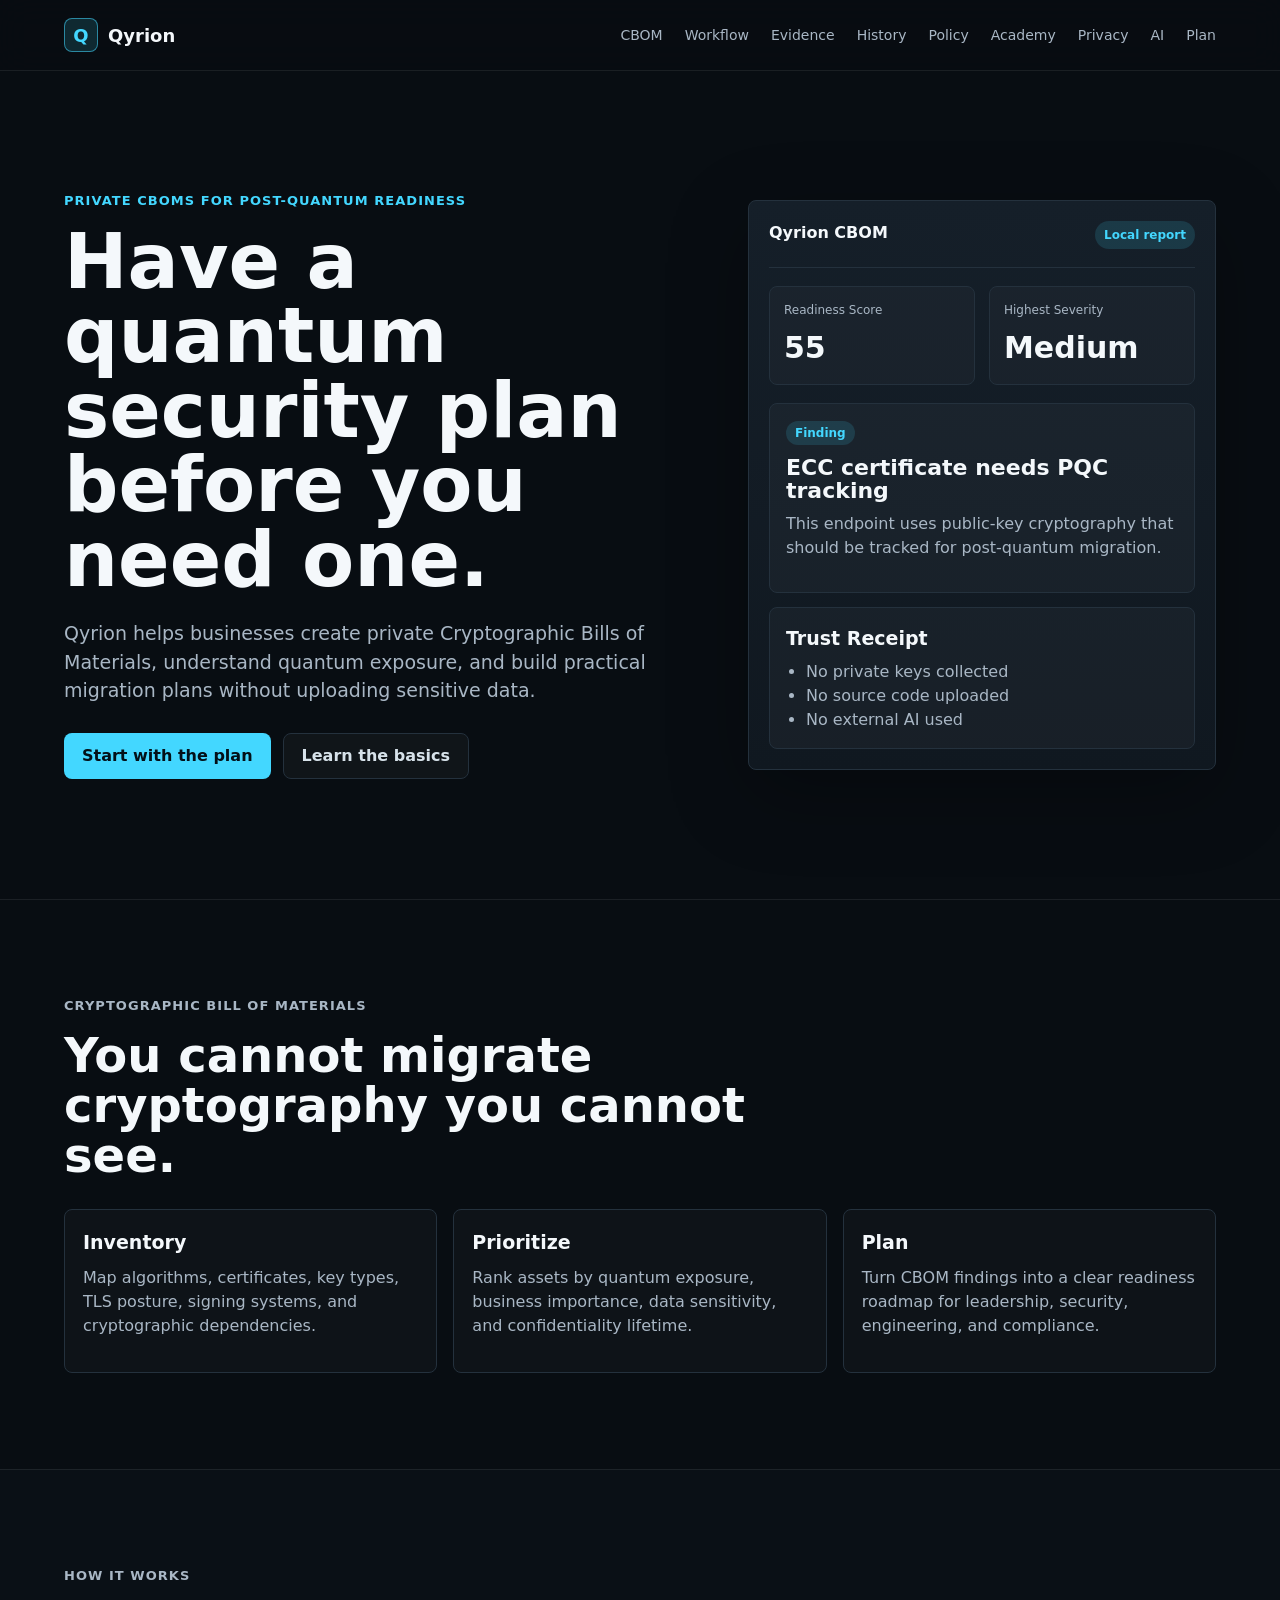
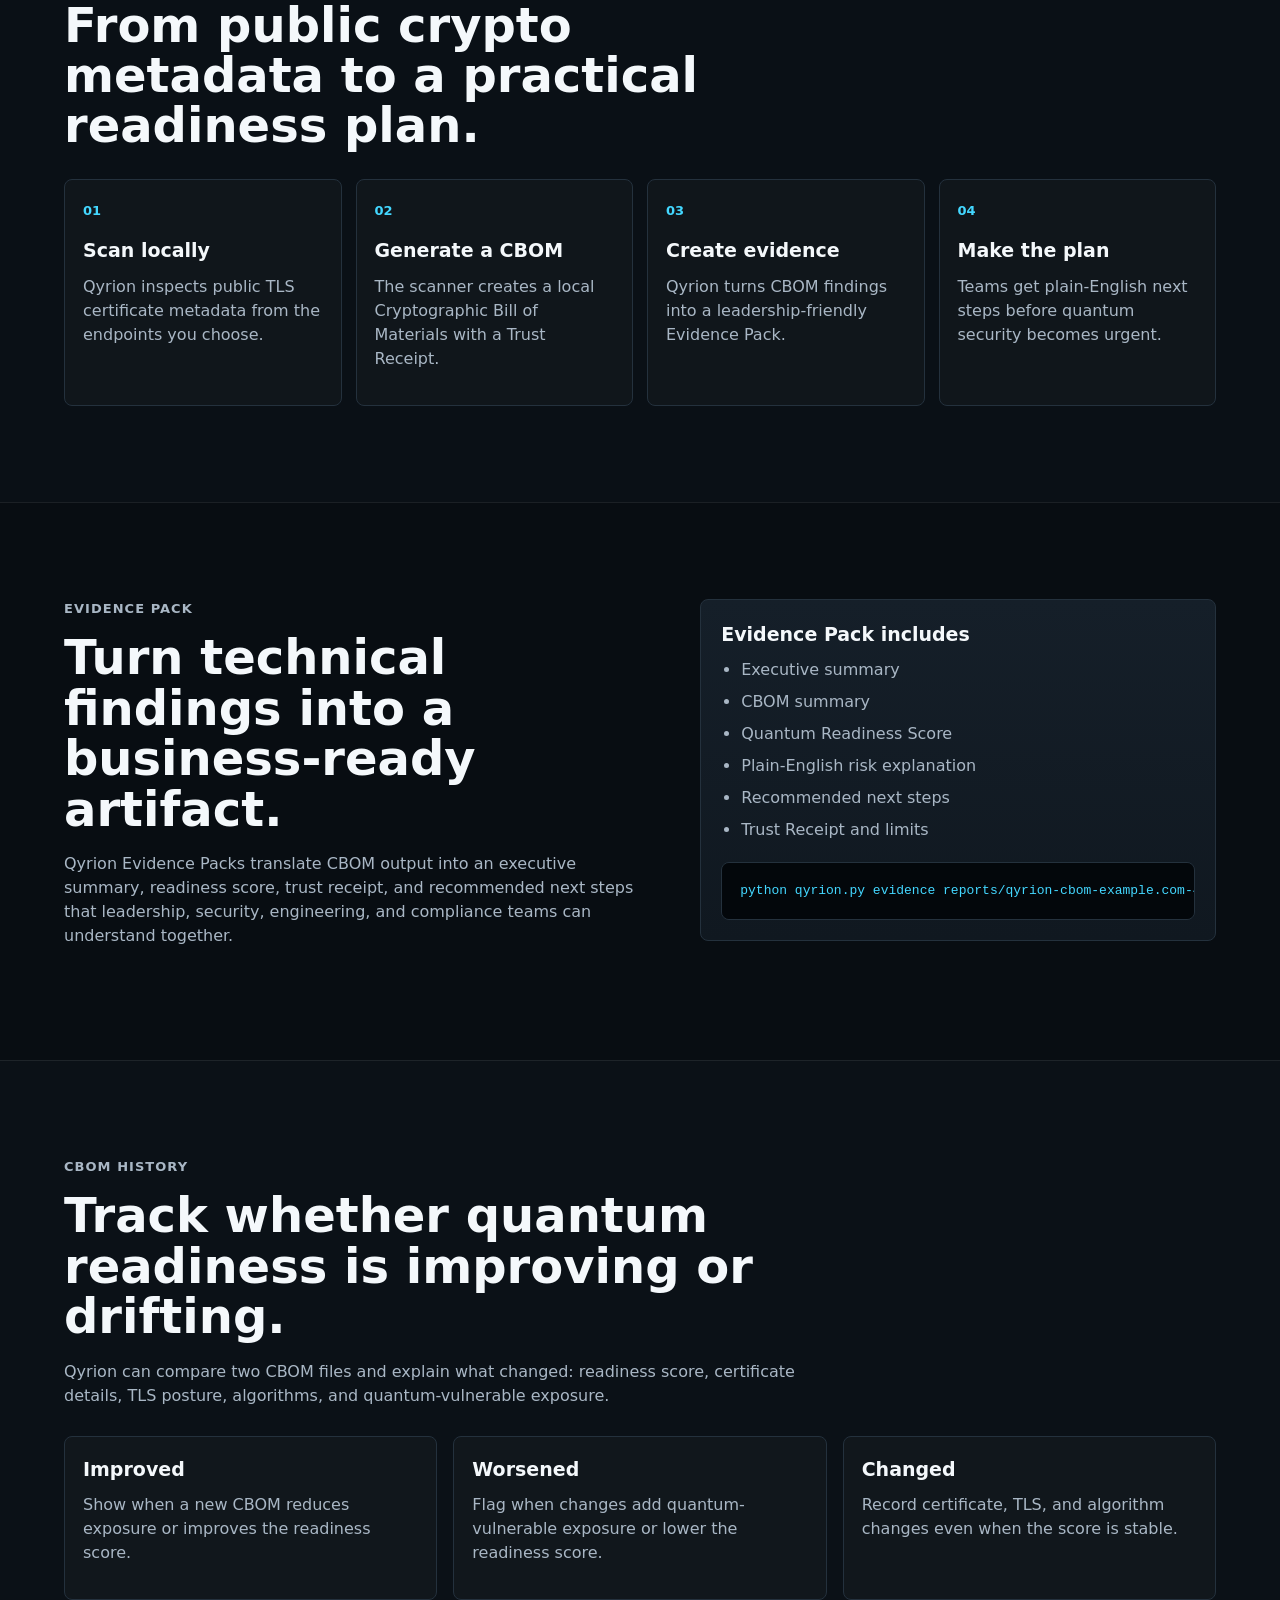
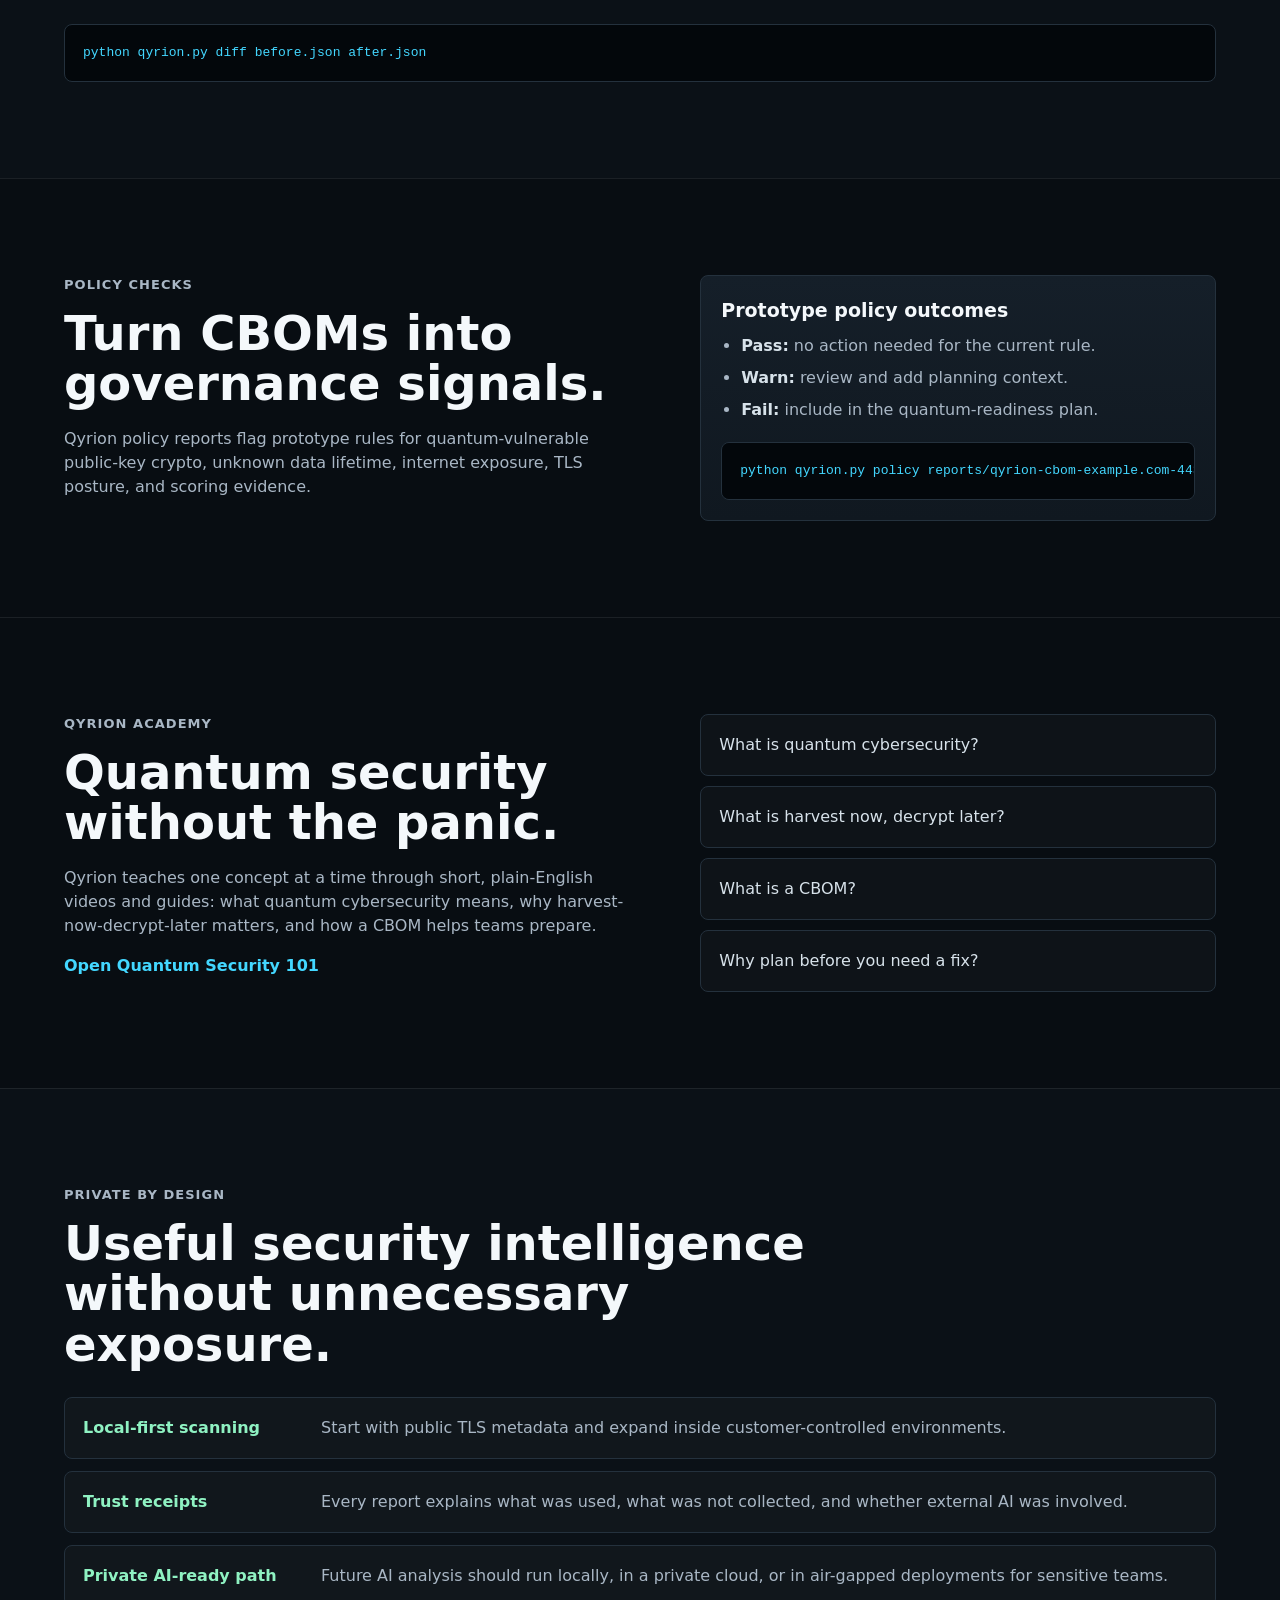
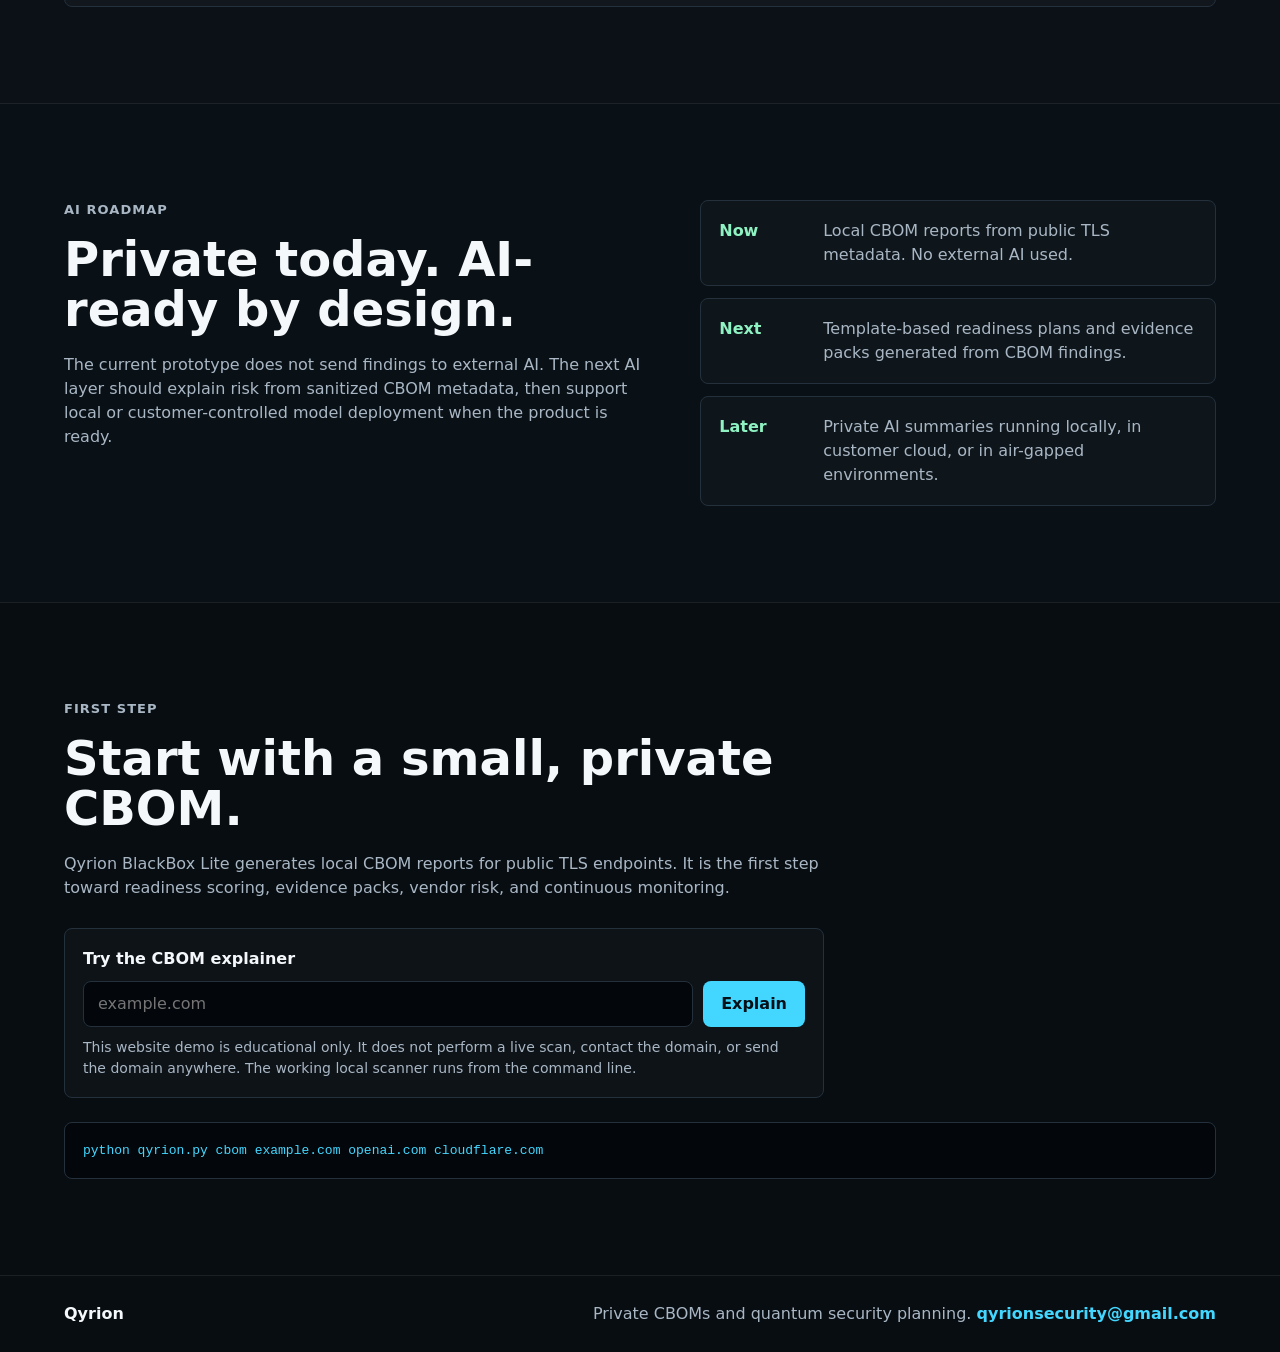
<file: website/index.html>
<!doctype html>
<html lang="en">
  <head>
    <meta charset="utf-8" />
    <meta name="viewport" content="width=device-width, initial-scale=1" />
    <title>Qyrion | Quantum Security Planning Before You Need It</title>
    <meta
      name="description"
      content="Qyrion creates private Cryptographic Bills of Materials and post-quantum readiness plans without exposing sensitive data to external AI."
    />
    <link rel="stylesheet" href="styles.css" />
  </head>
  <body>
    <header class="site-header">
      <a class="brand" href="#top" aria-label="Qyrion home">
        <span class="brand-mark">Q</span>
        <span>Qyrion</span>
      </a>
      <nav class="nav" aria-label="Primary navigation">
        <a href="#cbom">CBOM</a>
        <a href="#workflow">Workflow</a>
        <a href="#evidence">Evidence</a>
        <a href="#history">History</a>
        <a href="#policy">Policy</a>
        <a href="quantum-security-101.html">Academy</a>
        <a href="#privacy">Privacy</a>
        <a href="#ai-roadmap">AI</a>
        <a href="#plan">Plan</a>
      </nav>
    </header>

    <main id="top">
      <section class="hero">
        <div class="hero-copy">
          <p class="eyebrow">Private CBOMs for post-quantum readiness</p>
          <h1>Have a quantum security plan before you need one.</h1>
          <p class="hero-text">
            Qyrion helps businesses create private Cryptographic Bills of Materials, understand
            quantum exposure, and build practical migration plans without uploading sensitive data.
          </p>
          <div class="hero-actions">
            <a class="button primary" href="#plan">Start with the plan</a>
            <a class="button secondary" href="quantum-security-101.html">Learn the basics</a>
          </div>
        </div>

        <aside class="product-preview" aria-label="Qyrion CBOM report preview">
          <div class="preview-header">
            <span>Qyrion CBOM</span>
            <span class="status">Local report</span>
          </div>
          <div class="score-row">
            <div>
              <span class="label">Readiness Score</span>
              <strong>55</strong>
            </div>
            <div>
              <span class="label">Highest Severity</span>
              <strong>Medium</strong>
            </div>
          </div>
          <div class="finding">
            <span class="tag">Finding</span>
            <h2>ECC certificate needs PQC tracking</h2>
            <p>
              This endpoint uses public-key cryptography that should be tracked for post-quantum
              migration.
            </p>
          </div>
          <div class="receipt">
            <h3>Trust Receipt</h3>
            <ul>
              <li>No private keys collected</li>
              <li>No source code uploaded</li>
              <li>No external AI used</li>
            </ul>
          </div>
        </aside>
      </section>

      <section class="section" id="cbom">
        <div class="section-heading">
          <p class="eyebrow">Cryptographic Bill of Materials</p>
          <h2>You cannot migrate cryptography you cannot see.</h2>
        </div>
        <div class="feature-grid">
          <article>
            <h3>Inventory</h3>
            <p>Map algorithms, certificates, key types, TLS posture, signing systems, and cryptographic dependencies.</p>
          </article>
          <article>
            <h3>Prioritize</h3>
            <p>Rank assets by quantum exposure, business importance, data sensitivity, and confidentiality lifetime.</p>
          </article>
          <article>
            <h3>Plan</h3>
            <p>Turn CBOM findings into a clear readiness roadmap for leadership, security, engineering, and compliance.</p>
          </article>
        </div>
      </section>

      <section class="section workflow" id="workflow">
        <div class="section-heading">
          <p class="eyebrow">How it works</p>
          <h2>From public crypto metadata to a practical readiness plan.</h2>
        </div>
        <div class="workflow-steps">
          <article>
            <span>01</span>
            <h3>Scan locally</h3>
            <p>Qyrion inspects public TLS certificate metadata from the endpoints you choose.</p>
          </article>
          <article>
            <span>02</span>
            <h3>Generate a CBOM</h3>
            <p>The scanner creates a local Cryptographic Bill of Materials with a Trust Receipt.</p>
          </article>
          <article>
            <span>03</span>
            <h3>Create evidence</h3>
            <p>Qyrion turns CBOM findings into a leadership-friendly Evidence Pack.</p>
          </article>
          <article>
            <span>04</span>
            <h3>Make the plan</h3>
            <p>Teams get plain-English next steps before quantum security becomes urgent.</p>
          </article>
        </div>
      </section>

      <section class="split-section evidence" id="evidence">
        <div>
          <p class="eyebrow">Evidence Pack</p>
          <h2>Turn technical findings into a business-ready artifact.</h2>
          <p>
            Qyrion Evidence Packs translate CBOM output into an executive summary, readiness score,
            trust receipt, and recommended next steps that leadership, security, engineering, and
            compliance teams can understand together.
          </p>
        </div>
        <div class="evidence-card" aria-label="Evidence Pack contents">
          <h3>Evidence Pack includes</h3>
          <ul>
            <li>Executive summary</li>
            <li>CBOM summary</li>
            <li>Quantum Readiness Score</li>
            <li>Plain-English risk explanation</li>
            <li>Recommended next steps</li>
            <li>Trust Receipt and limits</li>
          </ul>
          <pre><code>python qyrion.py evidence reports/qyrion-cbom-example.com-443.json</code></pre>
        </div>
      </section>

      <section class="section history" id="history">
        <div class="section-heading">
          <p class="eyebrow">CBOM history</p>
          <h2>Track whether quantum readiness is improving or drifting.</h2>
          <p>
            Qyrion can compare two CBOM files and explain what changed: readiness score, certificate
            details, TLS posture, algorithms, and quantum-vulnerable exposure.
          </p>
        </div>
        <div class="history-grid">
          <article>
            <h3>Improved</h3>
            <p>Show when a new CBOM reduces exposure or improves the readiness score.</p>
          </article>
          <article>
            <h3>Worsened</h3>
            <p>Flag when changes add quantum-vulnerable exposure or lower the readiness score.</p>
          </article>
          <article>
            <h3>Changed</h3>
            <p>Record certificate, TLS, and algorithm changes even when the score is stable.</p>
          </article>
        </div>
        <pre><code>python qyrion.py diff before.json after.json</code></pre>
      </section>

      <section class="split-section policy-section" id="policy">
        <div>
          <p class="eyebrow">Policy checks</p>
          <h2>Turn CBOMs into governance signals.</h2>
          <p>
            Qyrion policy reports flag prototype rules for quantum-vulnerable public-key crypto,
            unknown data lifetime, internet exposure, TLS posture, and scoring evidence.
          </p>
        </div>
        <div class="policy-card">
          <h3>Prototype policy outcomes</h3>
          <ul>
            <li><strong>Pass:</strong> no action needed for the current rule.</li>
            <li><strong>Warn:</strong> review and add planning context.</li>
            <li><strong>Fail:</strong> include in the quantum-readiness plan.</li>
          </ul>
          <pre><code>python qyrion.py policy reports/qyrion-cbom-example.com-443.json</code></pre>
        </div>
      </section>

      <section class="split-section" id="academy">
        <div>
          <p class="eyebrow">Qyrion Academy</p>
          <h2>Quantum security without the panic.</h2>
          <p>
            Qyrion teaches one concept at a time through short, plain-English videos and guides:
            what quantum cybersecurity means, why harvest-now-decrypt-later matters, and how a
            CBOM helps teams prepare.
          </p>
          <a class="text-link" href="quantum-security-101.html">Open Quantum Security 101</a>
        </div>
        <div class="video-list" aria-label="Planned education videos">
          <span>What is quantum cybersecurity?</span>
          <span>What is harvest now, decrypt later?</span>
          <span>What is a CBOM?</span>
          <span>Why plan before you need a fix?</span>
        </div>
      </section>

      <section class="section privacy" id="privacy">
        <div class="section-heading">
          <p class="eyebrow">Private by design</p>
          <h2>Useful security intelligence without unnecessary exposure.</h2>
        </div>
        <div class="privacy-list">
          <div>
            <strong>Local-first scanning</strong>
            <span>Start with public TLS metadata and expand inside customer-controlled environments.</span>
          </div>
          <div>
            <strong>Trust receipts</strong>
            <span>Every report explains what was used, what was not collected, and whether external AI was involved.</span>
          </div>
          <div>
            <strong>Private AI-ready path</strong>
            <span>Future AI analysis should run locally, in a private cloud, or in air-gapped deployments for sensitive teams.</span>
          </div>
        </div>
      </section>

      <section class="split-section ai-roadmap" id="ai-roadmap">
        <div>
          <p class="eyebrow">AI roadmap</p>
          <h2>Private today. AI-ready by design.</h2>
          <p>
            The current prototype does not send findings to external AI. The next AI layer should
            explain risk from sanitized CBOM metadata, then support local or customer-controlled
            model deployment when the product is ready.
          </p>
        </div>
        <div class="privacy-list compact">
          <div>
            <strong>Now</strong>
            <span>Local CBOM reports from public TLS metadata. No external AI used.</span>
          </div>
          <div>
            <strong>Next</strong>
            <span>Template-based readiness plans and evidence packs generated from CBOM findings.</span>
          </div>
          <div>
            <strong>Later</strong>
            <span>Private AI summaries running locally, in customer cloud, or in air-gapped environments.</span>
          </div>
        </div>
      </section>

      <section class="section plan" id="plan">
        <div class="section-heading">
          <p class="eyebrow">First step</p>
          <h2>Start with a small, private CBOM.</h2>
          <p>
            Qyrion BlackBox Lite generates local CBOM reports for public TLS endpoints. It is the
            first step toward readiness scoring, evidence packs, vendor risk, and continuous monitoring.
          </p>
        </div>
        <form class="demo-form" id="cbom-demo-form">
          <label for="domain-input">Try the CBOM explainer</label>
          <div class="input-row">
            <input
              id="domain-input"
              name="domain"
              type="text"
              inputmode="url"
              autocomplete="off"
              placeholder="example.com"
              aria-describedby="demo-note"
            />
            <button type="submit">Explain</button>
          </div>
          <p id="demo-note">
            This website demo is educational only. It does not perform a live scan, contact the
            domain, or send the domain anywhere. The working local scanner runs from the command line.
          </p>
        </form>
        <div class="demo-result" id="demo-result" hidden>
          <div class="preview-header">
            <span id="result-domain">example.com</span>
            <span class="status">Educational preview</span>
          </div>
          <div class="score-row">
            <div>
              <span class="label">Readiness Score</span>
              <strong id="result-score">55</strong>
            </div>
            <div>
              <span class="label">Live Scan</span>
              <strong>No</strong>
            </div>
          </div>
          <p id="result-summary">
            A real Qyrion scan would inspect public TLS certificate metadata locally and generate a
            CBOM report. This browser preview only shows how Qyrion explains the result.
          </p>
          <div class="receipt">
            <h3>Trust Receipt</h3>
            <ul>
              <li>No live network request from this form</li>
              <li>No private keys, source code, or logs</li>
              <li>No external AI or third-party API used</li>
            </ul>
          </div>
        </div>
        <pre><code>python qyrion.py cbom example.com openai.com cloudflare.com</code></pre>
      </section>
    </main>

    <footer class="site-footer">
      <span>Qyrion</span>
      <span>
        Private CBOMs and quantum security planning.
        <a href="mailto:qyrionsecurity@gmail.com">qyrionsecurity@gmail.com</a>
      </span>
    </footer>
    <script src="script.js"></script>
  </body>
</html>
</file>
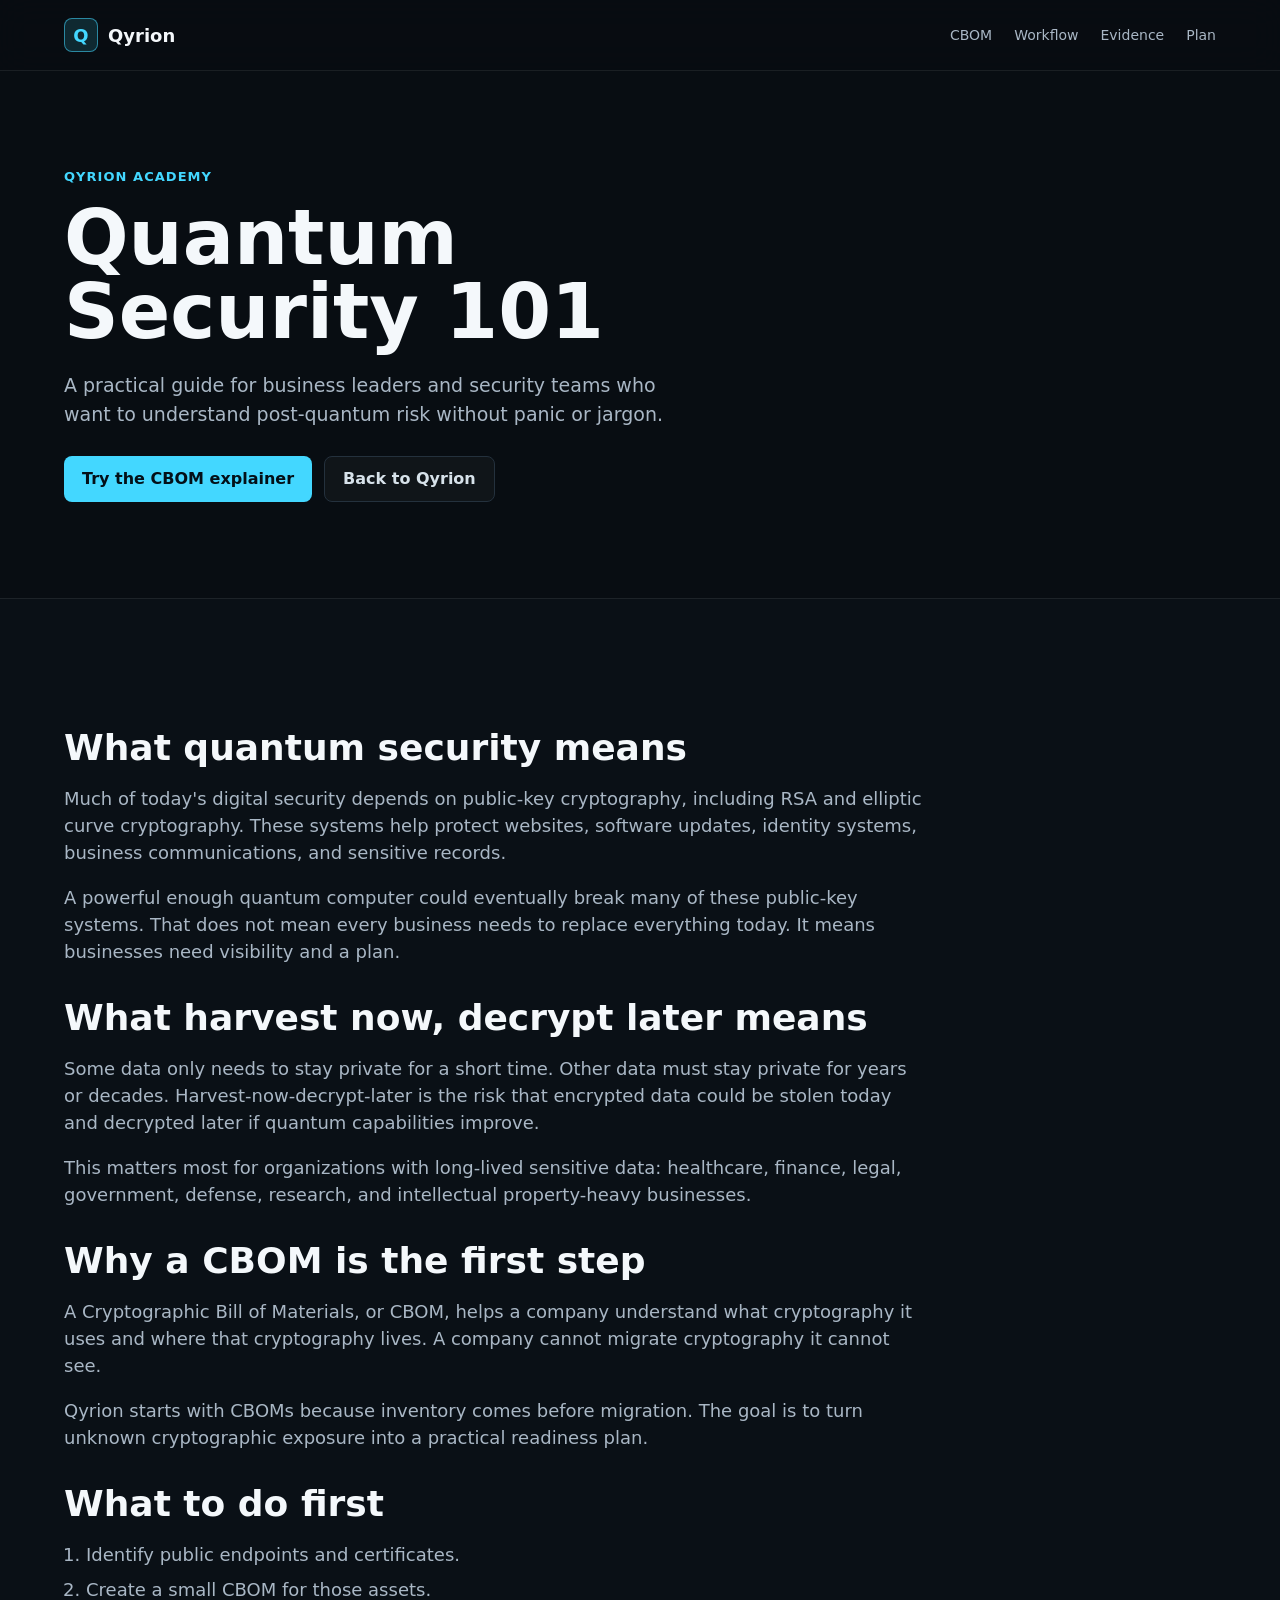
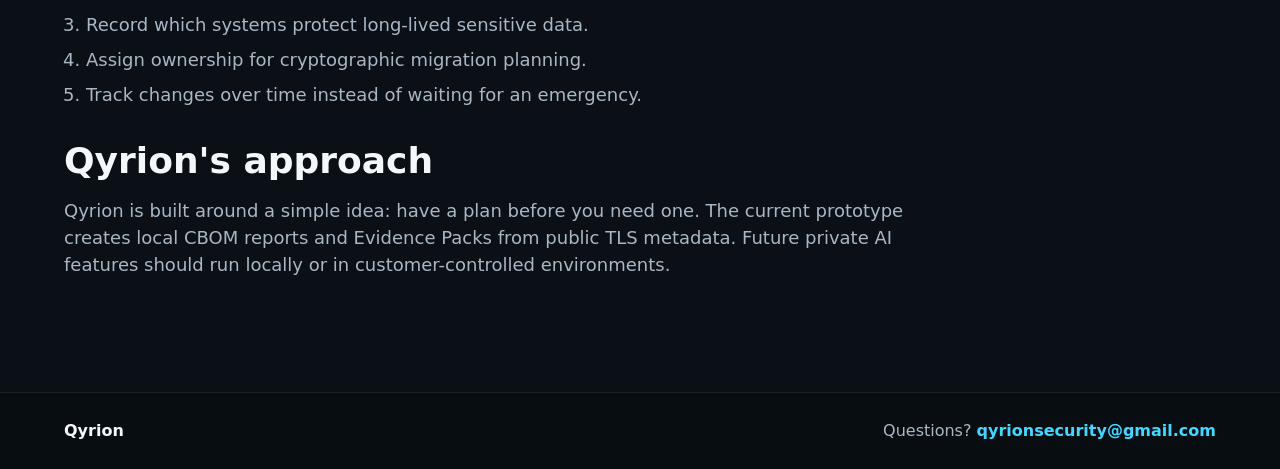
<file: website/quantum-security-101.html>
<!doctype html>
<html lang="en">
  <head>
    <meta charset="utf-8" />
    <meta name="viewport" content="width=device-width, initial-scale=1" />
    <title>Quantum Security 101 | Qyrion</title>
    <meta
      name="description"
      content="A plain-English guide to quantum cybersecurity, harvest-now-decrypt-later risk, CBOMs, and post-quantum readiness planning."
    />
    <link rel="stylesheet" href="styles.css" />
  </head>
  <body>
    <header class="site-header">
      <a class="brand" href="index.html" aria-label="Qyrion home">
        <span class="brand-mark">Q</span>
        <span>Qyrion</span>
      </a>
      <nav class="nav" aria-label="Primary navigation">
        <a href="index.html#cbom">CBOM</a>
        <a href="index.html#workflow">Workflow</a>
        <a href="index.html#evidence">Evidence</a>
        <a href="index.html#plan">Plan</a>
      </nav>
    </header>

    <main>
      <section class="hero education-hero">
        <div class="hero-copy">
          <p class="eyebrow">Qyrion Academy</p>
          <h1>Quantum Security 101</h1>
          <p class="hero-text">
            A practical guide for business leaders and security teams who want to understand
            post-quantum risk without panic or jargon.
          </p>
          <div class="hero-actions">
            <a class="button primary" href="index.html#plan">Try the CBOM explainer</a>
            <a class="button secondary" href="index.html">Back to Qyrion</a>
          </div>
        </div>
      </section>

      <section class="section article-section">
        <article class="article">
          <h2>What quantum security means</h2>
          <p>
            Much of today's digital security depends on public-key cryptography, including RSA and
            elliptic curve cryptography. These systems help protect websites, software updates,
            identity systems, business communications, and sensitive records.
          </p>
          <p>
            A powerful enough quantum computer could eventually break many of these public-key
            systems. That does not mean every business needs to replace everything today. It means
            businesses need visibility and a plan.
          </p>

          <h2>What harvest now, decrypt later means</h2>
          <p>
            Some data only needs to stay private for a short time. Other data must stay private for
            years or decades. Harvest-now-decrypt-later is the risk that encrypted data could be
            stolen today and decrypted later if quantum capabilities improve.
          </p>
          <p>
            This matters most for organizations with long-lived sensitive data: healthcare, finance,
            legal, government, defense, research, and intellectual property-heavy businesses.
          </p>

          <h2>Why a CBOM is the first step</h2>
          <p>
            A Cryptographic Bill of Materials, or CBOM, helps a company understand what cryptography
            it uses and where that cryptography lives. A company cannot migrate cryptography it
            cannot see.
          </p>
          <p>
            Qyrion starts with CBOMs because inventory comes before migration. The goal is to turn
            unknown cryptographic exposure into a practical readiness plan.
          </p>

          <h2>What to do first</h2>
          <ol>
            <li>Identify public endpoints and certificates.</li>
            <li>Create a small CBOM for those assets.</li>
            <li>Record which systems protect long-lived sensitive data.</li>
            <li>Assign ownership for cryptographic migration planning.</li>
            <li>Track changes over time instead of waiting for an emergency.</li>
          </ol>

          <h2>Qyrion's approach</h2>
          <p>
            Qyrion is built around a simple idea: have a plan before you need one. The current
            prototype creates local CBOM reports and Evidence Packs from public TLS metadata. Future
            private AI features should run locally or in customer-controlled environments.
          </p>
        </article>
      </section>
    </main>

    <footer class="site-footer">
      <span>Qyrion</span>
      <span>
        Questions? <a href="mailto:qyrionsecurity@gmail.com">qyrionsecurity@gmail.com</a>
      </span>
    </footer>
  </body>
</html>
</file>
<file: website/styles.css>
:root {
  color-scheme: dark;
  --bg: #080d12;
  --panel: #101820;
  --panel-strong: #151f29;
  --text: #f4f8fb;
  --muted: #a9b7c5;
  --line: #24313d;
  --cyan: #43d7ff;
  --cyan-soft: rgba(67, 215, 255, 0.14);
  --silver: #d7e2ea;
  --green: #8ff2c2;
}

* {
  box-sizing: border-box;
}

html {
  scroll-behavior: smooth;
}

body {
  margin: 0;
  background: var(--bg);
  color: var(--text);
  font-family:
    Inter, ui-sans-serif, system-ui, -apple-system, BlinkMacSystemFont, "Segoe UI", sans-serif;
  line-height: 1.5;
}

a {
  color: inherit;
  text-decoration: none;
}

.site-header {
  position: sticky;
  top: 0;
  z-index: 10;
  display: flex;
  align-items: center;
  justify-content: space-between;
  gap: 24px;
  padding: 18px clamp(20px, 5vw, 64px);
  border-bottom: 1px solid rgba(255, 255, 255, 0.08);
  background: rgba(8, 13, 18, 0.88);
  backdrop-filter: blur(16px);
}

.brand {
  display: inline-flex;
  align-items: center;
  gap: 10px;
  font-size: 18px;
  font-weight: 700;
}

.brand-mark {
  display: grid;
  width: 34px;
  height: 34px;
  place-items: center;
  border: 1px solid rgba(67, 215, 255, 0.55);
  border-radius: 8px;
  color: var(--cyan);
  background: var(--cyan-soft);
}

.nav {
  display: flex;
  align-items: center;
  gap: 22px;
  color: var(--muted);
  font-size: 14px;
}

.nav a:hover {
  color: var(--text);
}

.hero {
  display: grid;
  grid-template-columns: minmax(0, 1.02fr) minmax(340px, 0.78fr);
  gap: clamp(32px, 6vw, 72px);
  align-items: center;
  min-height: calc(100vh - 72px);
  padding: clamp(48px, 8vw, 96px) clamp(20px, 5vw, 64px);
}

.hero-copy {
  max-width: 760px;
}

.eyebrow {
  margin: 0 0 14px;
  color: var(--cyan);
  font-size: 13px;
  font-weight: 700;
  letter-spacing: 0.08em;
  text-transform: uppercase;
}

h1,
h2,
h3,
p {
  margin-top: 0;
}

h1 {
  margin-bottom: 22px;
  font-size: clamp(42px, 7vw, 76px);
  line-height: 0.98;
  letter-spacing: 0;
}

h2 {
  margin-bottom: 18px;
  font-size: clamp(30px, 4vw, 48px);
  line-height: 1.05;
  letter-spacing: 0;
}

h3 {
  margin-bottom: 10px;
  font-size: 19px;
}

.hero-text {
  max-width: 680px;
  color: var(--muted);
  font-size: 19px;
}

.hero-actions {
  display: flex;
  flex-wrap: wrap;
  gap: 12px;
  margin-top: 28px;
}

.button {
  display: inline-flex;
  min-height: 46px;
  align-items: center;
  justify-content: center;
  border-radius: 8px;
  padding: 0 18px;
  font-weight: 700;
}

.button.primary {
  background: var(--cyan);
  color: #031018;
}

.button.secondary {
  border: 1px solid var(--line);
  background: rgba(255, 255, 255, 0.03);
  color: var(--silver);
}

.text-link {
  display: inline-flex;
  color: var(--cyan);
  font-weight: 800;
}

.product-preview {
  border: 1px solid var(--line);
  border-radius: 8px;
  padding: 20px;
  background: linear-gradient(180deg, var(--panel-strong), var(--panel));
  box-shadow: 0 24px 80px rgba(0, 0, 0, 0.28);
}

.preview-header,
.score-row {
  display: flex;
  justify-content: space-between;
  gap: 14px;
}

.preview-header {
  padding-bottom: 18px;
  border-bottom: 1px solid var(--line);
  font-weight: 700;
}

.status,
.tag {
  border-radius: 999px;
  padding: 5px 9px;
  background: var(--cyan-soft);
  color: var(--cyan);
  font-size: 12px;
  font-weight: 700;
}

.score-row {
  margin: 18px 0;
}

.score-row > div {
  flex: 1;
  border: 1px solid var(--line);
  border-radius: 8px;
  padding: 14px;
  background: rgba(255, 255, 255, 0.025);
}

.label {
  display: block;
  color: var(--muted);
  font-size: 12px;
}

.score-row strong {
  display: block;
  margin-top: 6px;
  font-size: 30px;
}

.finding,
.receipt {
  border: 1px solid var(--line);
  border-radius: 8px;
  padding: 16px;
  background: rgba(255, 255, 255, 0.03);
}

.finding {
  margin-bottom: 14px;
}

.finding h2 {
  margin: 12px 0 10px;
  font-size: 22px;
}

.finding p,
.receipt li,
.section-heading p,
.split-section p,
.feature-grid p,
.privacy-list span {
  color: var(--muted);
}

.receipt h3 {
  margin-bottom: 8px;
}

.receipt ul {
  margin: 0;
  padding-left: 20px;
}

.section,
.split-section {
  padding: clamp(56px, 8vw, 96px) clamp(20px, 5vw, 64px);
  border-top: 1px solid rgba(255, 255, 255, 0.08);
}

.section-heading {
  max-width: 760px;
  margin-bottom: 28px;
}

.feature-grid {
  display: grid;
  grid-template-columns: repeat(3, minmax(0, 1fr));
  gap: 16px;
}

.feature-grid article,
.video-list span,
.privacy-list div {
  border: 1px solid var(--line);
  border-radius: 8px;
  padding: 18px;
  background: rgba(255, 255, 255, 0.025);
}

.split-section {
  display: grid;
  grid-template-columns: minmax(0, 0.9fr) minmax(280px, 0.8fr);
  gap: clamp(24px, 5vw, 56px);
  align-items: start;
}

.video-list {
  display: grid;
  gap: 10px;
}

.video-list span {
  color: var(--silver);
}

.privacy {
  background: #0b1117;
}

.workflow {
  background: #0a1016;
}

.workflow-steps {
  display: grid;
  grid-template-columns: repeat(4, minmax(0, 1fr));
  gap: 14px;
}

.workflow-steps article {
  border: 1px solid var(--line);
  border-radius: 8px;
  padding: 18px;
  background: rgba(255, 255, 255, 0.025);
}

.workflow-steps span {
  display: inline-flex;
  margin-bottom: 16px;
  color: var(--cyan);
  font-size: 13px;
  font-weight: 800;
}

.workflow-steps p {
  color: var(--muted);
}

.evidence {
  background: #080d12;
}

.evidence-card {
  border: 1px solid var(--line);
  border-radius: 8px;
  padding: 20px;
  background: linear-gradient(180deg, var(--panel-strong), var(--panel));
}

.evidence-card ul {
  display: grid;
  gap: 8px;
  margin: 0;
  padding-left: 20px;
  color: var(--muted);
}

.evidence-card pre {
  margin-top: 20px;
}

.history {
  background: #0b1117;
}

.history-grid {
  display: grid;
  grid-template-columns: repeat(3, minmax(0, 1fr));
  gap: 16px;
}

.history-grid article {
  border: 1px solid var(--line);
  border-radius: 8px;
  padding: 18px;
  background: rgba(255, 255, 255, 0.025);
}

.history-grid p {
  color: var(--muted);
}

.policy-section {
  background: #080d12;
}

.policy-card {
  border: 1px solid var(--line);
  border-radius: 8px;
  padding: 20px;
  background: linear-gradient(180deg, var(--panel-strong), var(--panel));
}

.policy-card ul {
  display: grid;
  gap: 8px;
  margin: 0;
  padding-left: 20px;
  color: var(--muted);
}

.policy-card strong {
  color: var(--silver);
}

.policy-card pre {
  margin-top: 20px;
}

.education-hero {
  min-height: 520px;
}

.article-section {
  background: #0a1016;
}

.article {
  max-width: 860px;
}

.article h2 {
  margin-top: 34px;
  font-size: clamp(26px, 3vw, 36px);
}

.article p,
.article li {
  color: var(--muted);
  font-size: 18px;
}

.article ol {
  display: grid;
  gap: 8px;
  padding-left: 22px;
}

.ai-roadmap {
  background: #091016;
}

.privacy-list {
  display: grid;
  gap: 12px;
}

.privacy-list div {
  display: grid;
  grid-template-columns: 220px minmax(0, 1fr);
  gap: 18px;
  align-items: start;
}

.privacy-list strong {
  color: var(--green);
}

.privacy-list.compact div {
  grid-template-columns: 86px minmax(0, 1fr);
}

pre {
  margin: 24px 0 0;
  overflow: auto;
  border: 1px solid var(--line);
  border-radius: 8px;
  padding: 18px;
  background: #03070b;
  color: var(--cyan);
}

.demo-form {
  max-width: 760px;
  border: 1px solid var(--line);
  border-radius: 8px;
  padding: 18px;
  background: rgba(255, 255, 255, 0.025);
}

.demo-form label {
  display: block;
  margin-bottom: 10px;
  font-weight: 700;
}

.input-row {
  display: flex;
  gap: 10px;
}

.input-row input,
.input-row button {
  min-height: 46px;
  border-radius: 8px;
  font: inherit;
}

.input-row input {
  flex: 1;
  min-width: 0;
  border: 1px solid var(--line);
  padding: 0 14px;
  background: #03070b;
  color: var(--text);
}

.input-row input[aria-invalid="true"] {
  border-color: #ff7d7d;
}

.input-row button {
  border: 0;
  padding: 0 18px;
  background: var(--cyan);
  color: #031018;
  font-weight: 800;
  cursor: pointer;
}

.demo-form p {
  margin: 10px 0 0;
  color: var(--muted);
  font-size: 14px;
}

.demo-result {
  max-width: 760px;
  margin-top: 14px;
  border: 1px solid var(--line);
  border-radius: 8px;
  padding: 18px;
  background: linear-gradient(180deg, var(--panel-strong), var(--panel));
}

.demo-result p {
  color: var(--muted);
}

.demo-result.invalid {
  border-color: rgba(255, 125, 125, 0.72);
}

.site-footer {
  display: flex;
  justify-content: space-between;
  gap: 18px;
  padding: 26px clamp(20px, 5vw, 64px);
  border-top: 1px solid rgba(255, 255, 255, 0.08);
  color: var(--muted);
}

.site-footer span:first-child {
  color: var(--text);
  font-weight: 700;
}

.site-footer a {
  color: var(--cyan);
  font-weight: 700;
}

@media (max-width: 820px) {
  .site-header,
  .site-footer {
    align-items: flex-start;
    flex-direction: column;
  }

  .nav {
    flex-wrap: wrap;
  }

  .hero,
  .split-section,
  .feature-grid,
  .workflow-steps,
  .history-grid {
    grid-template-columns: 1fr;
  }

  .hero {
    min-height: 0;
  }

  .product-preview {
    min-width: 0;
  }

  .privacy-list div,
  .score-row,
  .input-row {
    grid-template-columns: 1fr;
    flex-direction: column;
  }
}
</file>
